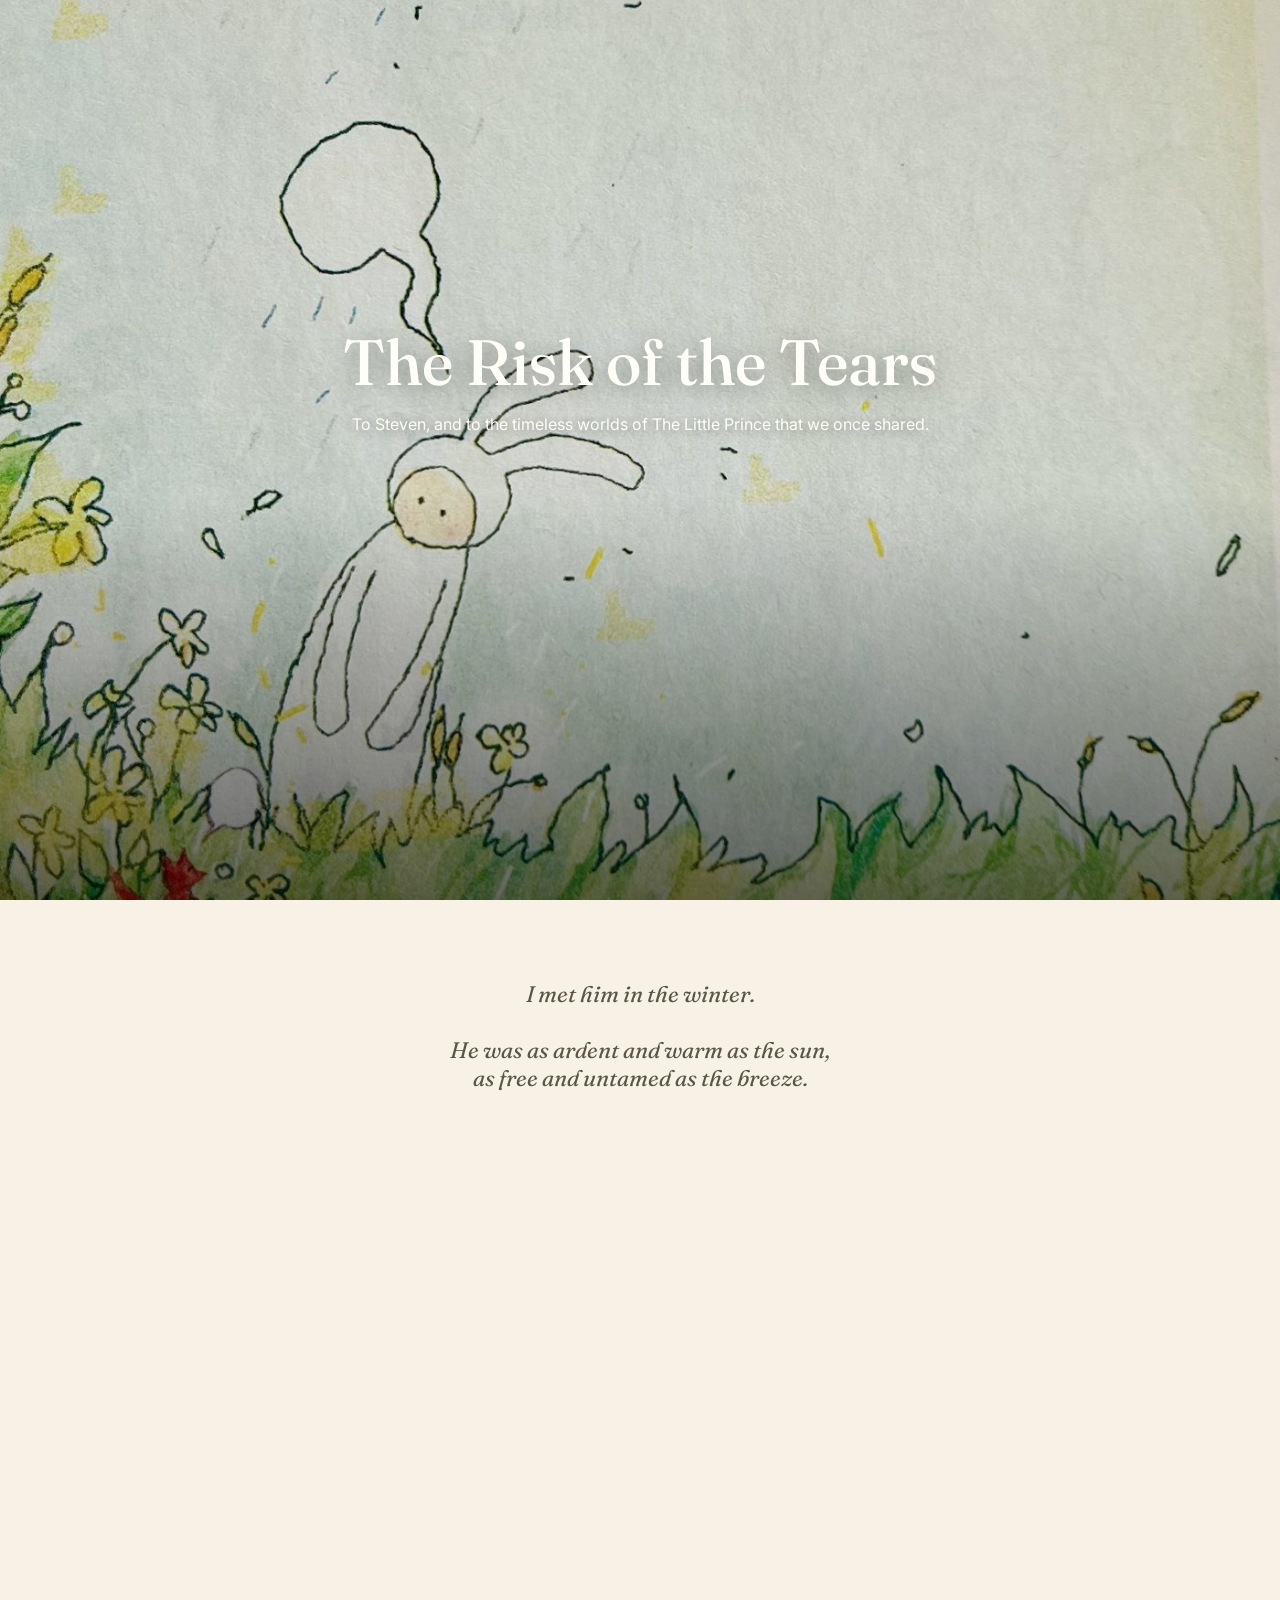
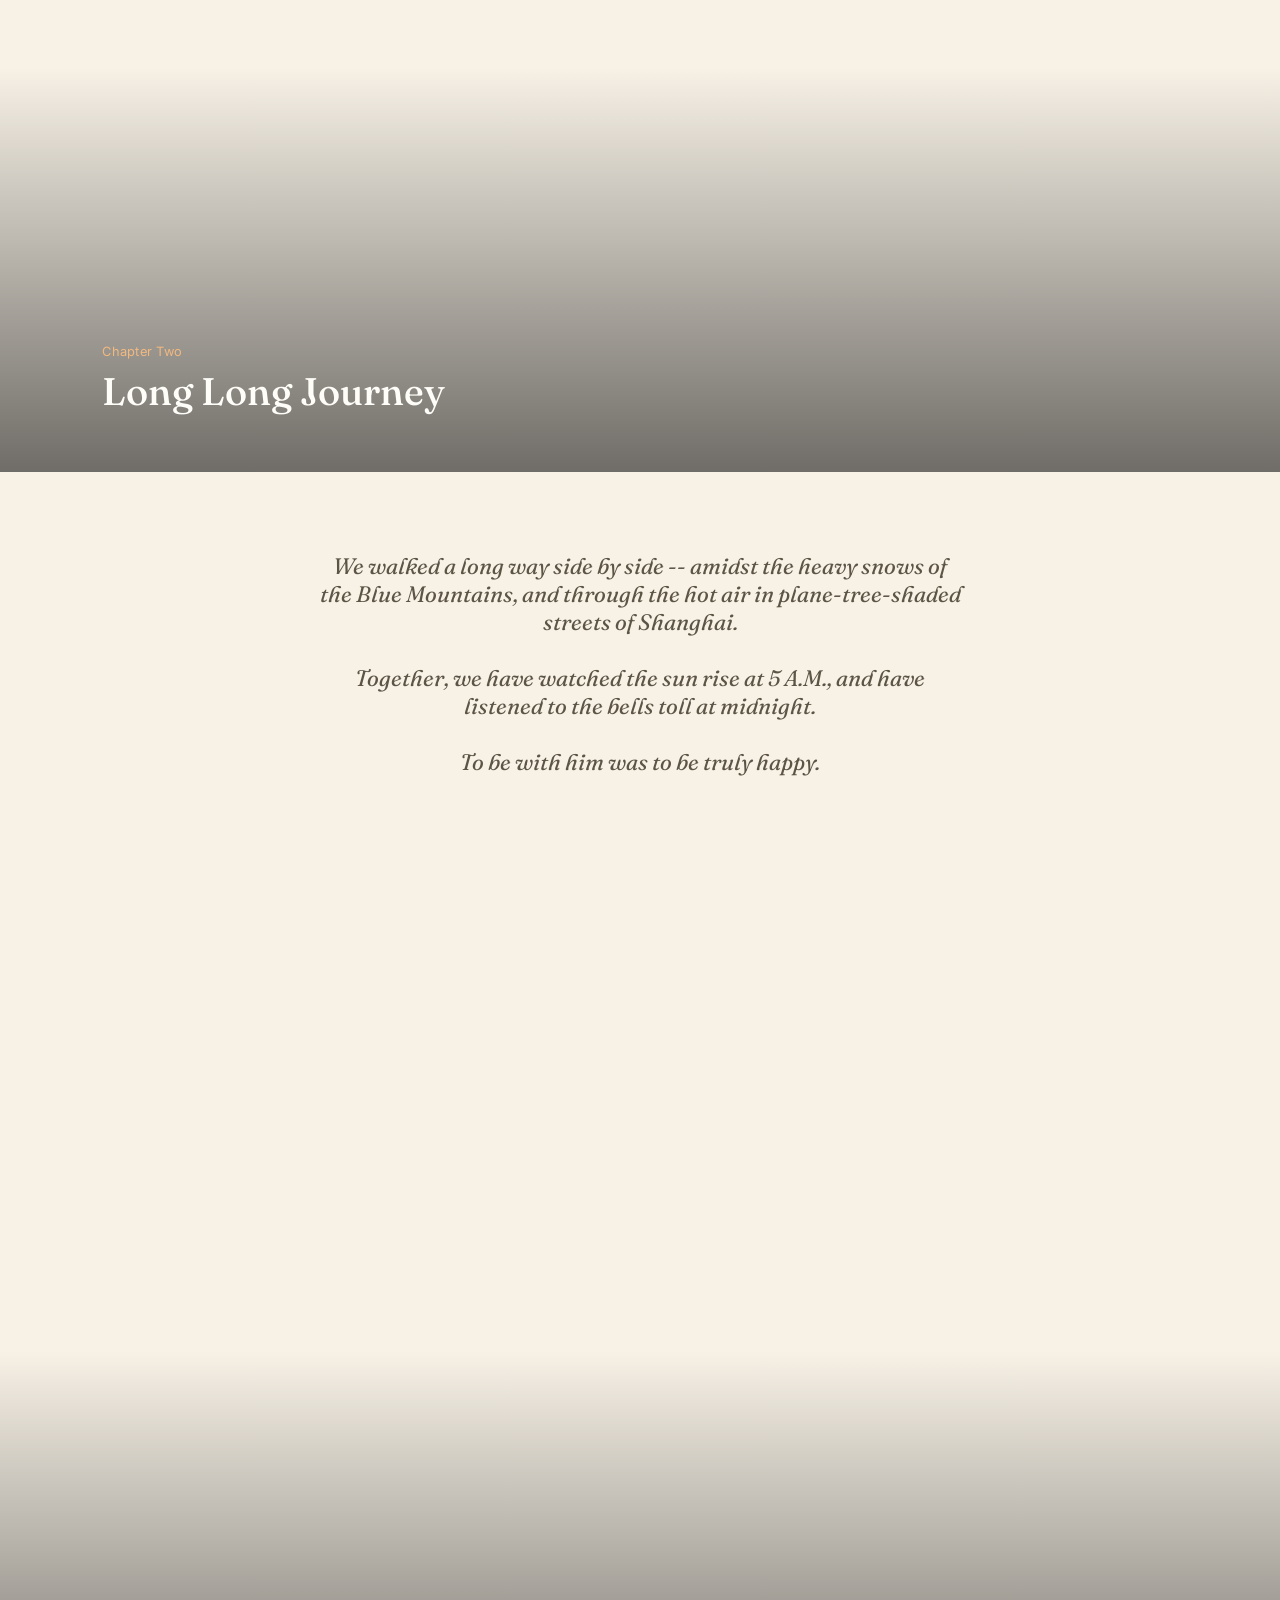
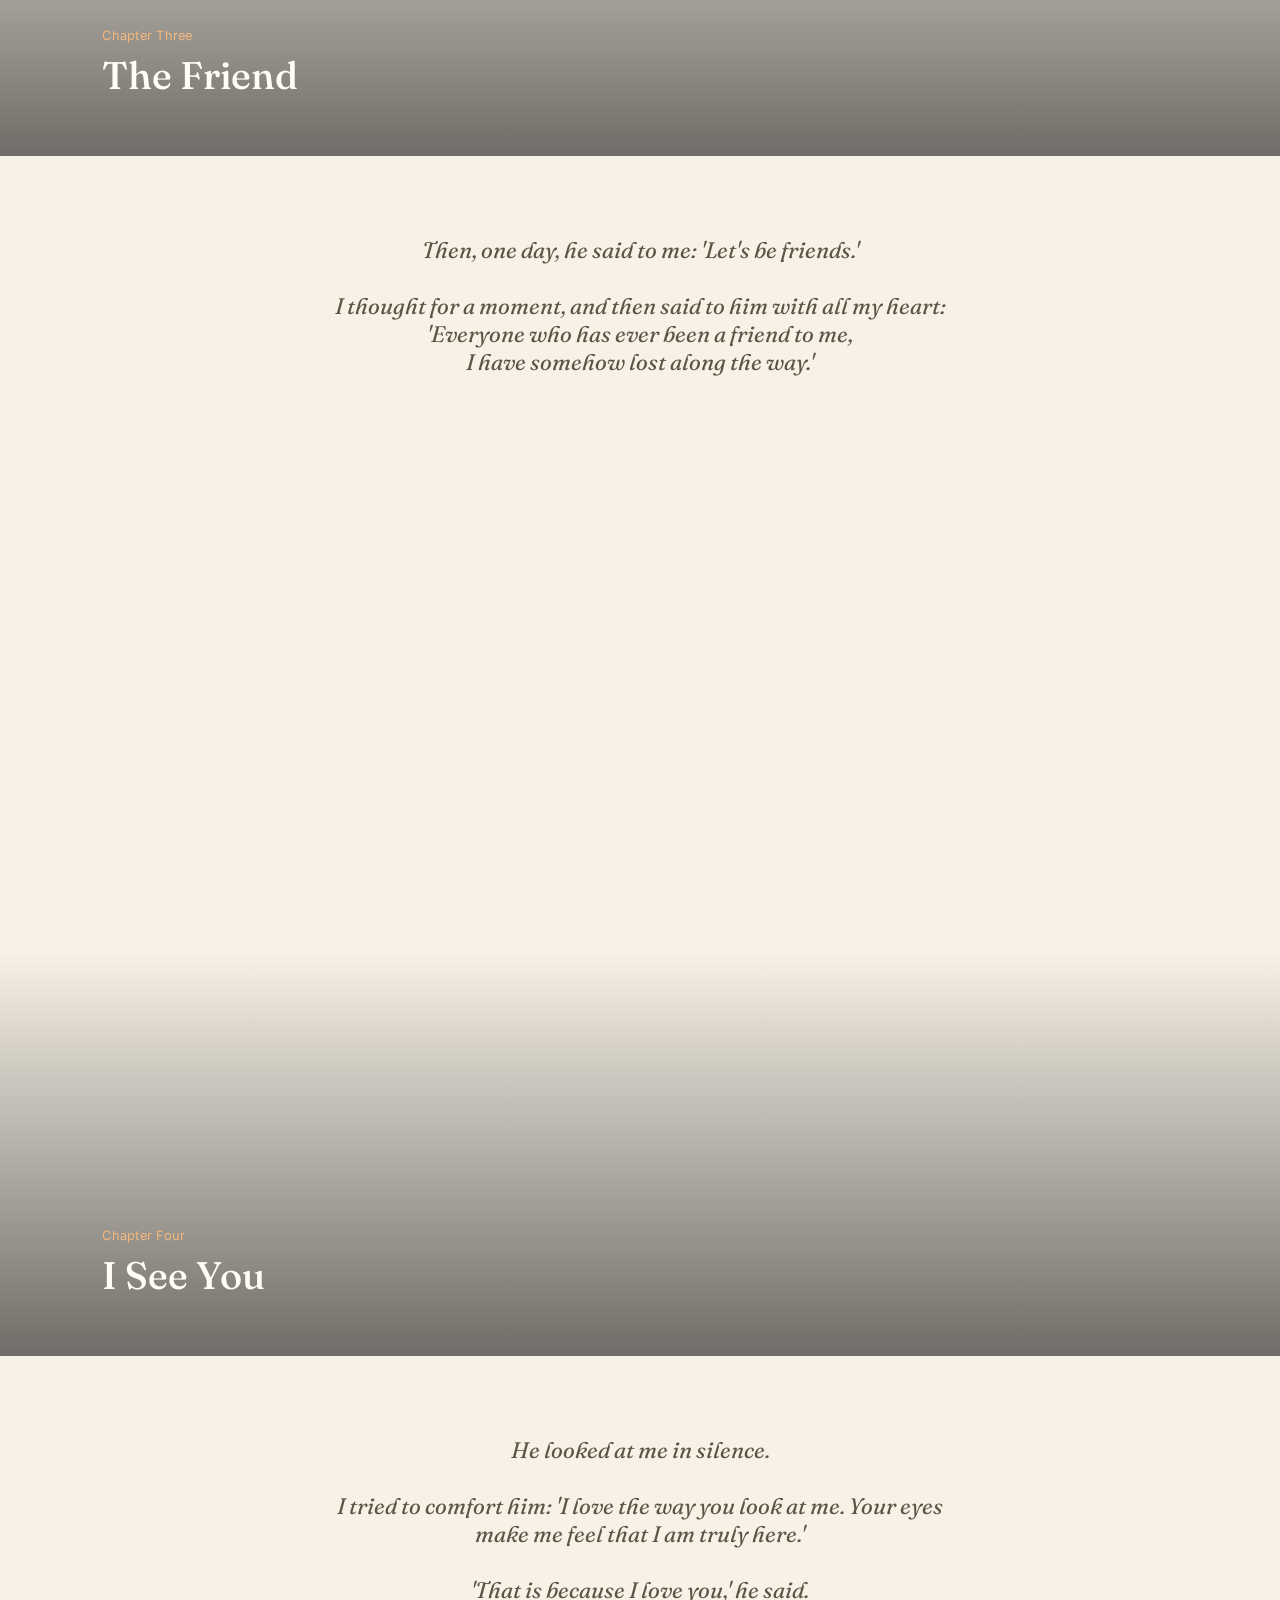
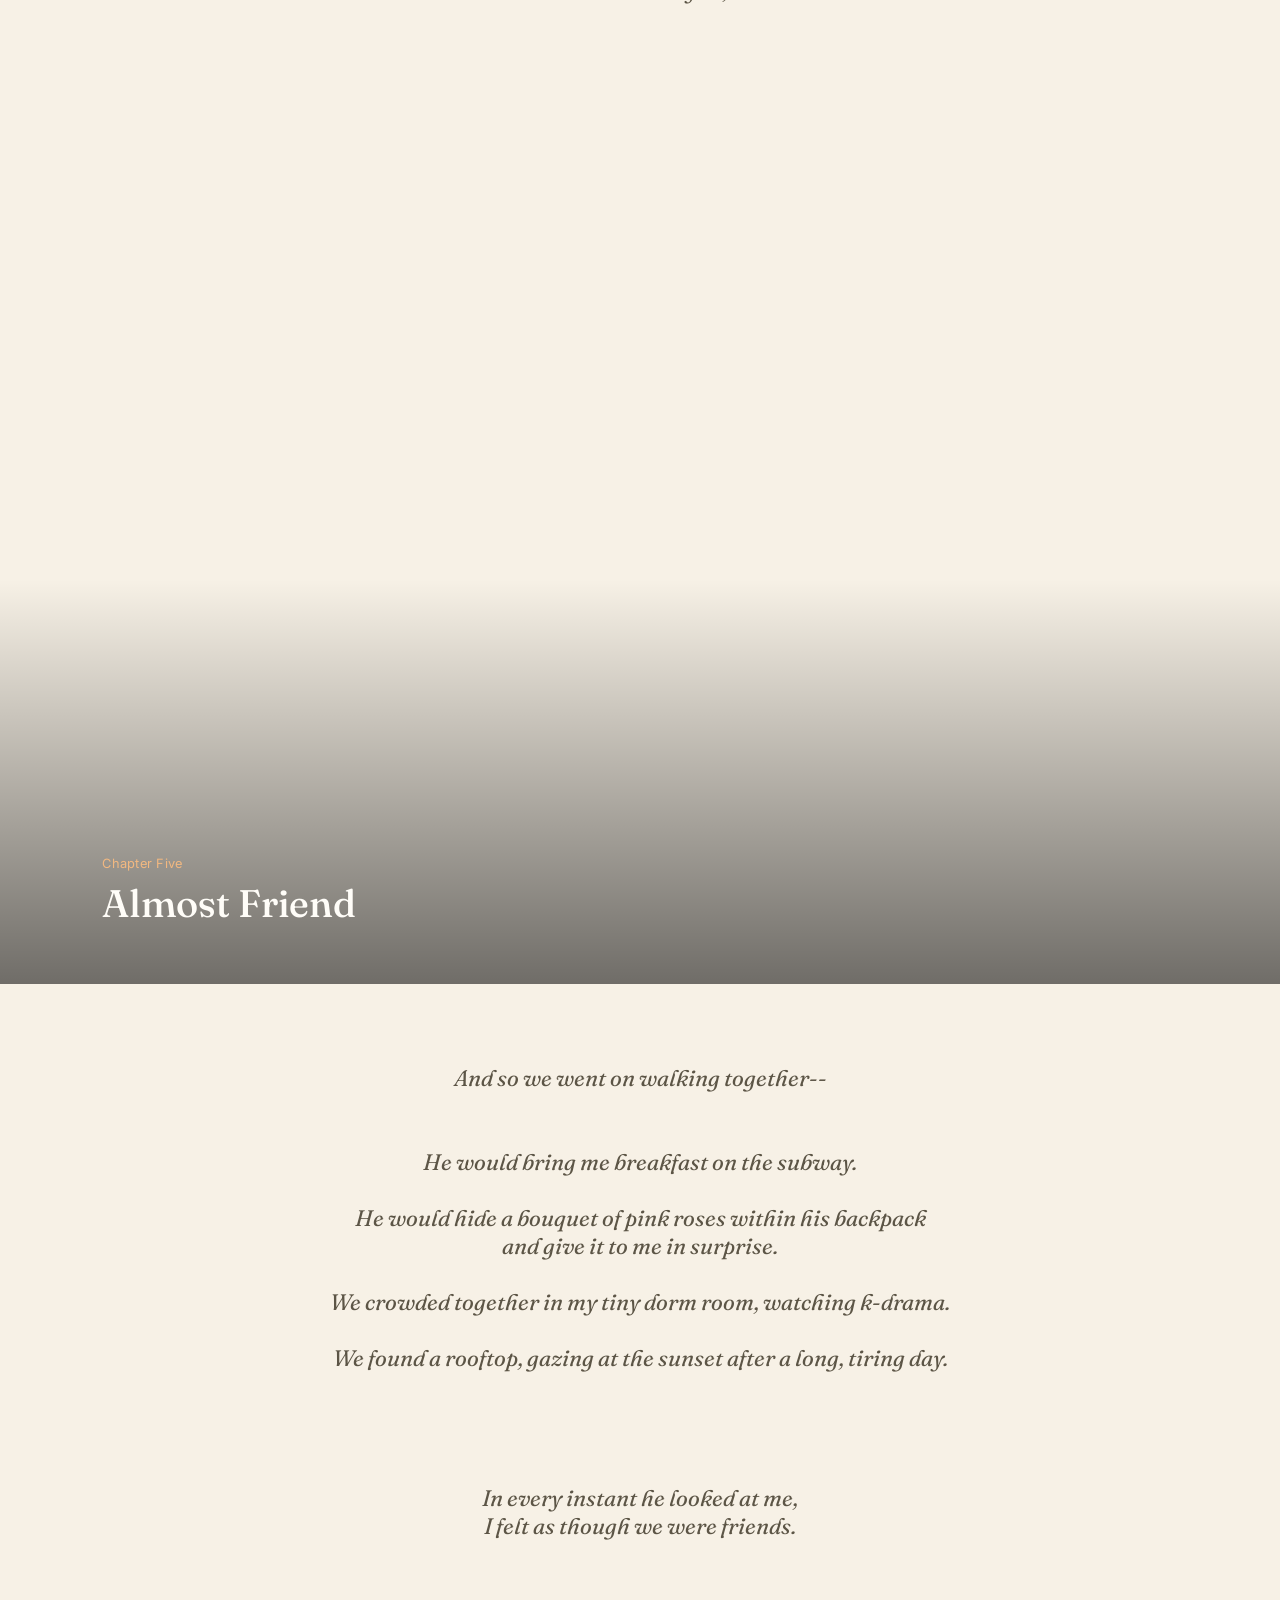
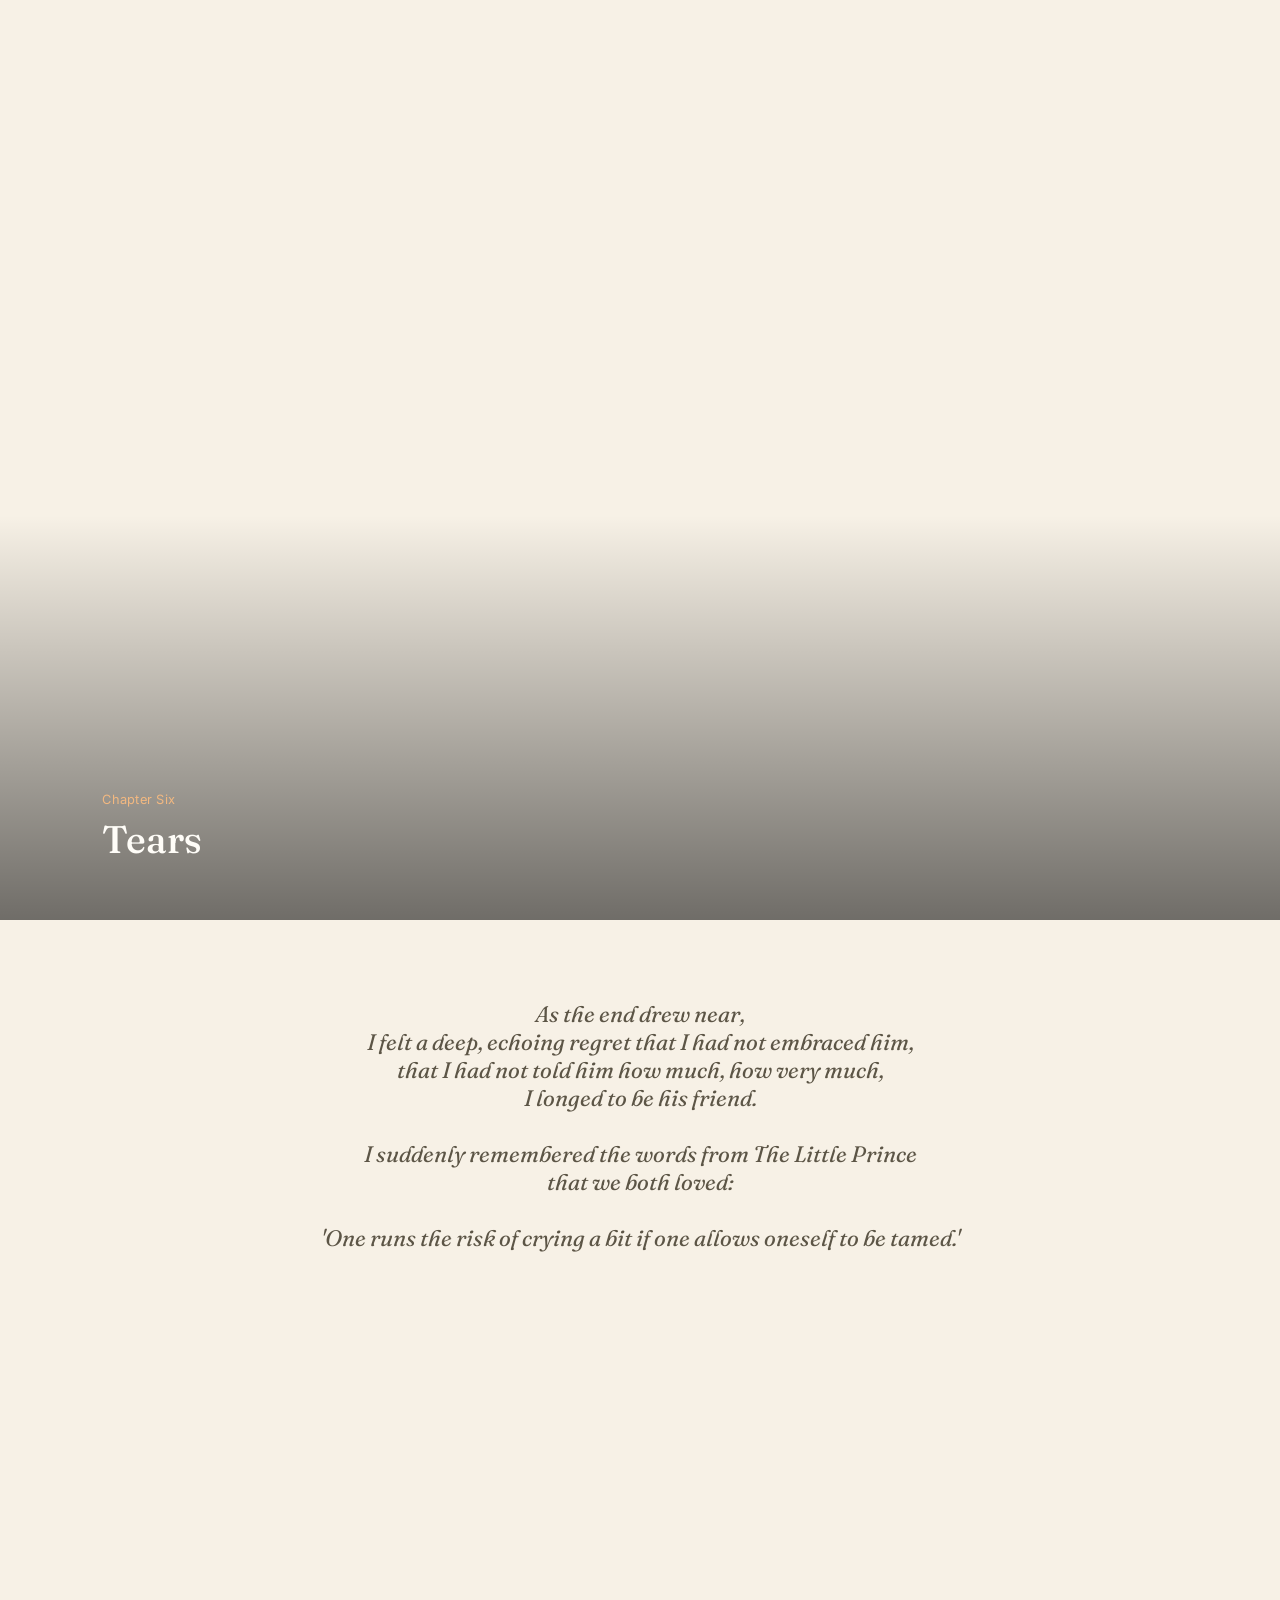
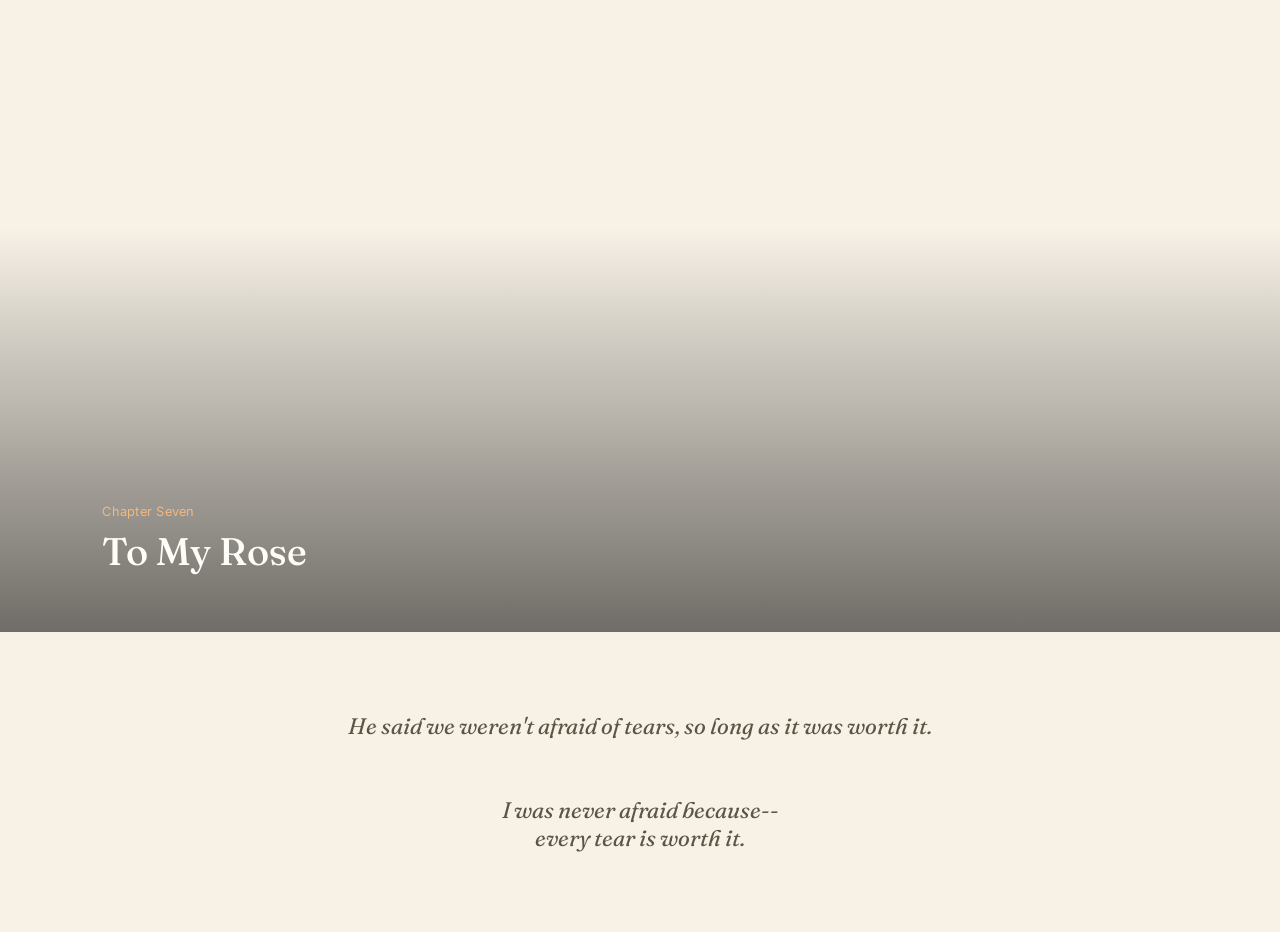
<file: Lab_1/index.html>
<!DOCTYPE html>
<head>
<meta charset="UTF-8">
<meta name="viewport" content="width=device-width, initial-scale=1.0">
<title>The Risk of the Tears</title>
<link rel="preconnect" href="https://fonts.googleapis.com">
<link rel="preconnect" href="https://fonts.gstatic.com" crossorigin>
<link href="https://fonts.googleapis.com/css2?family=Fraunces:ital,wght@0,300;0,500;0,600;1,400&family=Inter:wght@400;500&display=swap" rel="stylesheet">
<link rel="stylesheet" href="css/style.css">
</head>
<body>

  <!-- CHAPTER 1 -->
  <div class="section-1">
    <div class="caption">
      <span class="caption-text">The Risk of the Tears</span>
      <span class="caption-sub">To Steven, and to the timeless worlds of The Little Prince that we once shared.</span>
    </div>
  </div>
  <div class="section-text">
    <p>I met him in the winter. <br><br>He was as ardent and warm as the sun, <br>as free and untamed as the breeze.</p>
  </div>

  <!-- CHAPTER 2 -->
  <div class="section-2">
    <div class="section-body">
      <div class="chapter-label">Chapter Two</div>
      <h2>Long Long Journey</h2>
    </div>
  </div>
  <div class="section-text">
    <p>We walked a long way side by side -- amidst the heavy snows of the Blue Mountains, and through the hot air in plane-tree-shaded streets of Shanghai. <br><br>Together, we have watched the sun rise at 5 A.M., and have listened to the bells toll at midnight.<br><br> To be with him was to be truly happy.</p>
  </div>

  <!-- CHAPTER 3 -->
  <div class="section-3">
    <div class="section-body">
      <div class="chapter-label">Chapter Three</div>
      <h2>The Friend</h2>
    </div>
  </div>
  <div class="section-text">
    <p>Then, one day, he said to me: 'Let's be friends.'<br><br>I thought for a moment, and then said to him with all my heart: 'Everyone who has ever been a friend to me, <br>I have somehow lost along the way.'</p>
  </div>

  <!-- CHAPTER 4 -->
  <div class="section-4">
    <div class="section-body">
      <div class="chapter-label">Chapter Four</div>
      <h2>I See You</h2>
    </div>
  </div>
  <div class="section-text">
    <p>He looked at me in silence. <br><br>I tried to comfort him: 'I love the way you look at me. Your eyes make me feel that I am truly here.' <br><br>'That is because I love you,' he said.</p>
  </div>

  <!-- CHAPTER 5 -->
  <div class="section-5">
    <div class="section-body">
      <div class="chapter-label">Chapter Five</div>
      <h2>Almost Friend</h2>
    </div>
  </div>
  <div class="section-text">
    <p>And so we went on walking together-- <br><br><br>He would bring me breakfast on the subway. <br><br>He would hide a bouquet of pink roses within his backpack <br>and give it to me in surprise. <br><br> We crowded together in my tiny dorm room, watching k-drama.<br><br>We found a rooftop, gazing at the sunset after a long, tiring day. <br><br><br><br><br>In every instant he looked at me, <br>I felt as though we were friends.</p>
  </div>

  <!-- CHAPTER 6 -->
  <div class="section-6">
    <div class="section-body">
      <div class="chapter-label">Chapter Six</div>
      <h2>Tears</h2>
    </div>
  </div>
  <div class="section-text">
    <p>As the end drew near, <br>I felt a deep, echoing regret that I had not embraced him, <br>that I had not told him how much, how very much, <br>I longed to be his friend. <br><br>I suddenly remembered the words from The Little Prince <br>that we both loved: <br><br>'One runs the risk of crying a bit if one allows oneself to be tamed.'</p>
  </div>

  <!-- CHAPTER 7 -->
  <div class="section-7">
    <div class="section-body">
      <div class="chapter-label">Chapter Seven</div>
      <h2>To My Rose</h2>
    </div>
  </div>
  <div class="section-text">
    <p>He said we weren't afraid of tears, so long as it was worth it. <br><br><br>I was never afraid because-- <br>every tear is worth it.</p>
  </div>


</body>
</html>
</file>
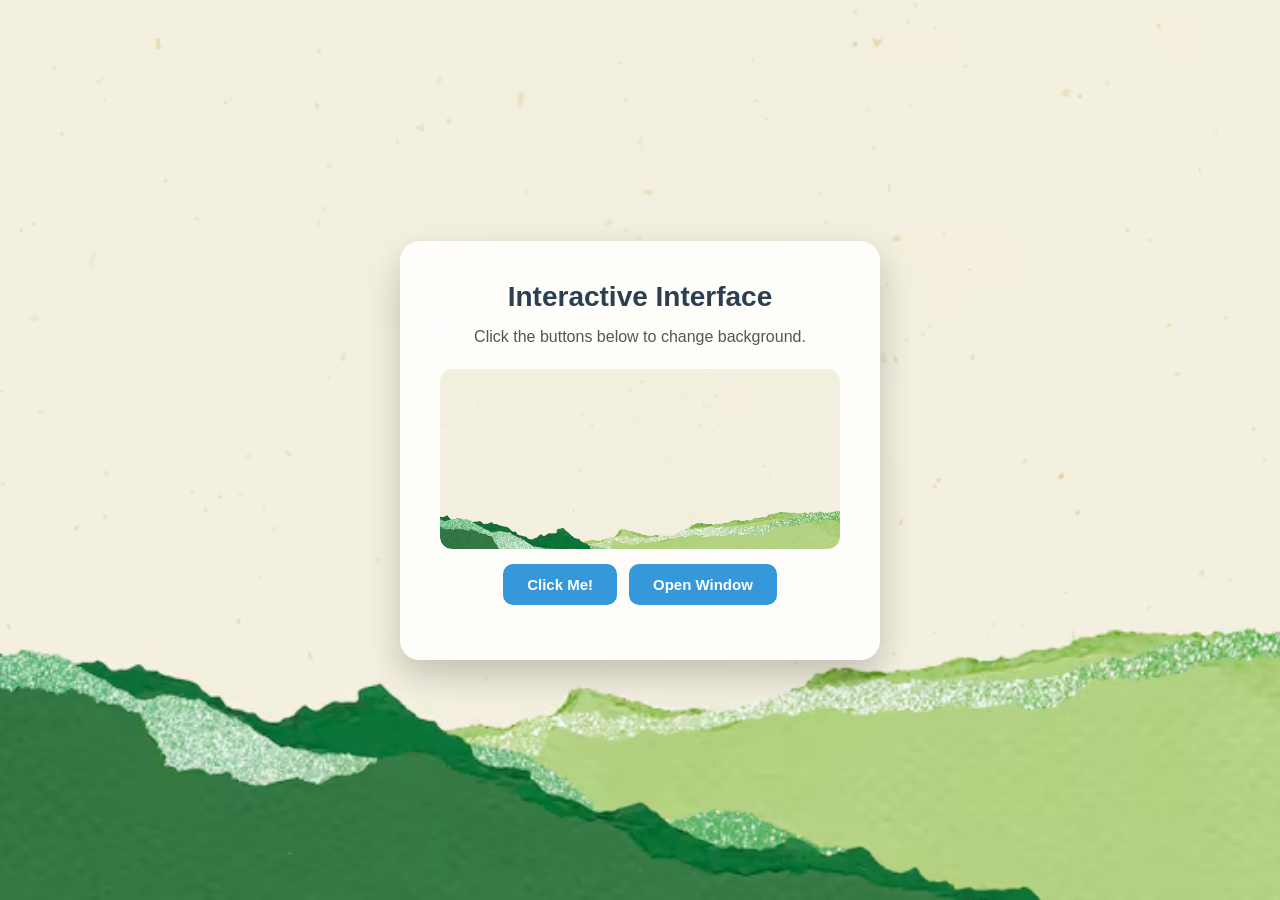
<file: Lab_2/index.html>
<!DOCTYPE html>
<html lang="en">
<head>
    <title>Lab 2 - Interactive Page</title>
    <link rel="stylesheet" href="css/style.css">
</head>
<body>

    <div class="card" id="box">
        <h1 id="title">Interactive Interface</h1>
        <p id="description">Click the buttons below to change background.</p>

        <!-- Bg Image -->
        <div class="img-container">
            <img id="toChange" src="image/bg.avif" alt="Display Image">
        </div>

        <div class="btn-group">
            <button onclick="changePage()">Click Me!</button>
            <button onclick="openPopupWindow()">Open Window</button>
        </div>

        <p id="result"></p>
    </div>

    <!-- JS -->
    <script src="js/script.js"></script>
</body>
</html>
</file>
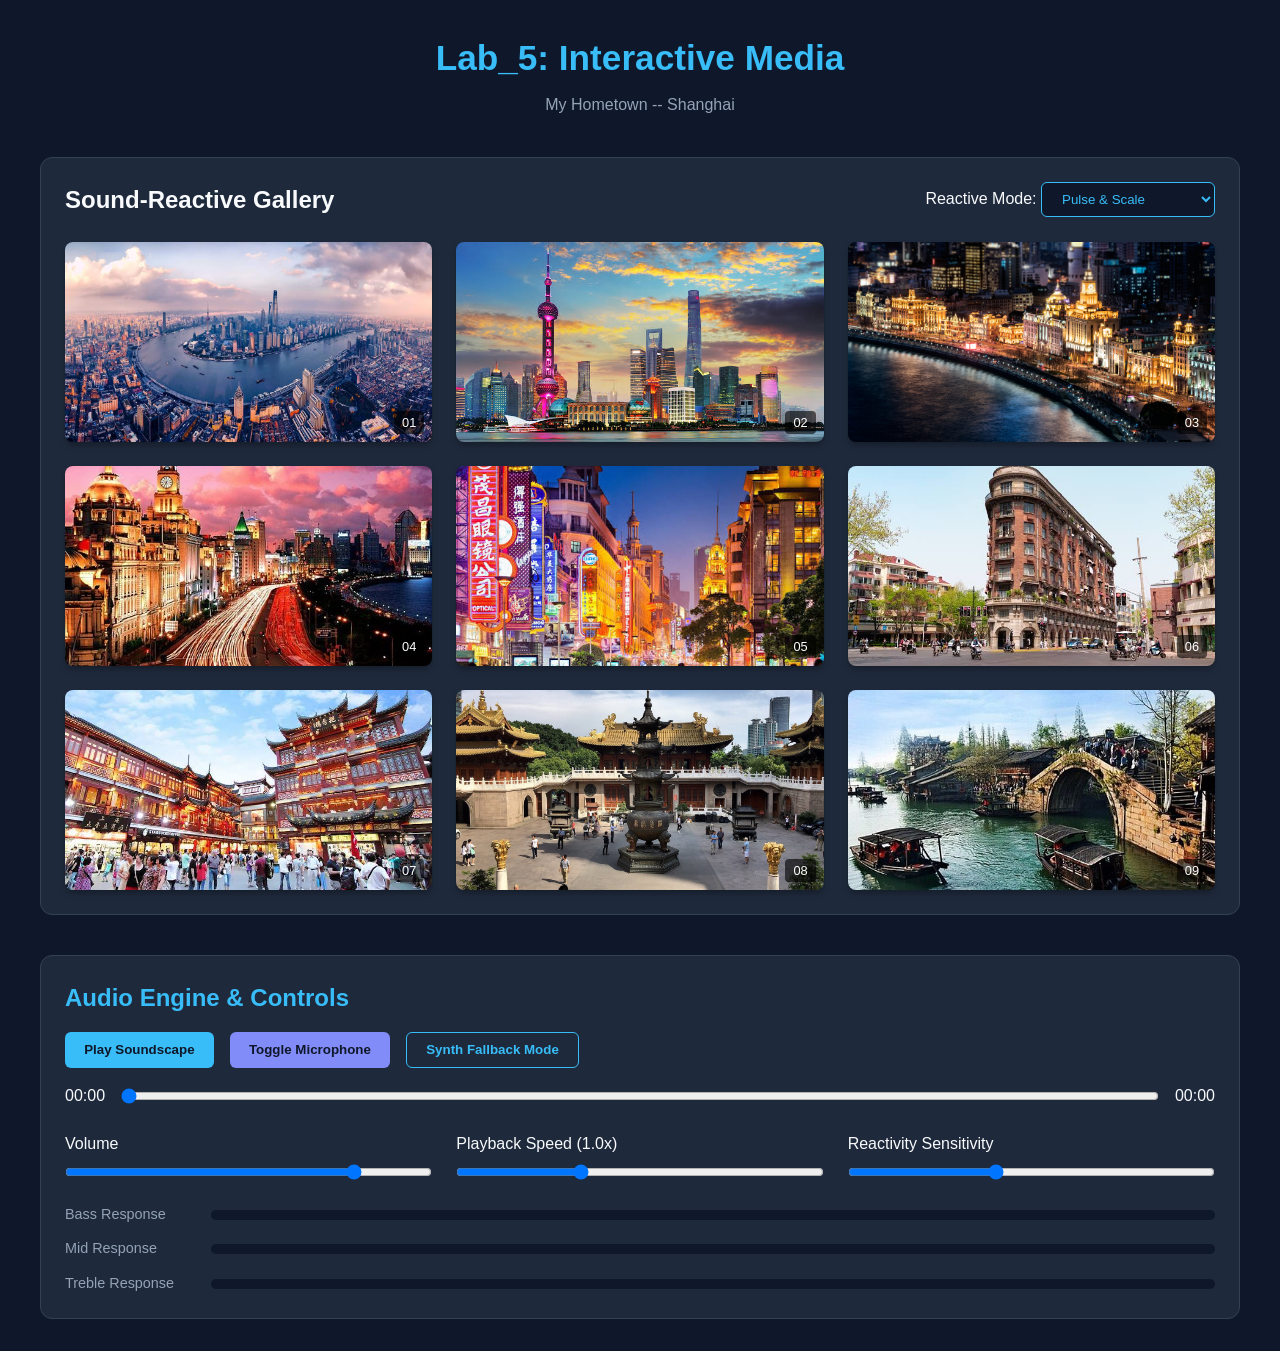
<file: Lab_5/index.html>
<!DOCTYPE html>
<html lang="en">
<head>
    <meta charset="UTF-8">
    <meta name="viewport" content="width=device-width, initial-scale=1.0">
    <title>Lab_5 - Sound-Reactive Media Gallery</title>
    <link rel="stylesheet" href="css/style.css">
</head>
<body>
    <header class="app-header">
        <h1>Lab_5: Interactive Media</h1>
        <p>My Hometown -- Shanghai</p>
    </header>

    <main class="container">
        <!-- 9-Image Reactive Gallery Grid -->
        <section class="gallery-section">
            <div class="gallery-header">
                <h2>Sound-Reactive Gallery</h2>
                <div class="fx-selector">
                    <label for="fxMode">Reactive Mode: </label>
                    <select id="fxMode">
                        <option value="pulse">Pulse & Scale</option>
                        <option value="hue">Chromatic Hue Shift</option>
                        <option value="glow">Glow & Depth</option>
                        <option value="glitch">Glitch & Tilt</option>
                    </select>
                </div>
            </div>

            <div class="image-grid" id="imageGrid">
                <!-- 9 Images matching folder setup: 1.jpg to 9.jpg / jpeg / webp -->
                <div class="card"><img src="image/1.jpg" alt="Media 1" class="reactive-img"><div class="badge">01</div></div>
                <div class="card"><img src="image/2.jpeg" alt="Media 2" class="reactive-img"><div class="badge">02</div></div>
                <div class="card"><img src="image/3.webp" alt="Media 3" class="reactive-img"><div class="badge">03</div></div>
                <div class="card"><img src="image/4.jpg" alt="Media 4" class="reactive-img"><div class="badge">04</div></div>
                <div class="card"><img src="image/5.jpeg" alt="Media 5" class="reactive-img"><div class="badge">05</div></div>
                <div class="card"><img src="image/6.jpeg" alt="Media 6" class="reactive-img"><div class="badge">06</div></div>
                <div class="card"><img src="image/7.jpeg" alt="Media 7" class="reactive-img"><div class="badge">07</div></div>
                <div class="card"><img src="image/8.jpg" alt="Media 8" class="reactive-img"><div class="badge">08</div></div>
                <div class="card"><img src="image/9.jpg" alt="Media 9" class="reactive-img"><div class="badge">09</div></div>
            </div>
        </section>

        <!-- Media Controls & Audio Analyzer Dashboard -->
        <section class="controls-section">
            <h2>Audio Engine & Controls</h2>
            
            <div class="player-controls">
                <!-- HTML5 Audio Element -->
                <audio id="audioPlayer" src="audio/Soundscape.mp3" preload="auto"></audio>
                
                <div class="button-group">
                    <button id="playBtn" class="btn primary">Play Soundscape</button>
                    <button id="micBtn" class="btn secondary">Toggle Microphone</button>
                    <button id="synthBtn" class="btn outline">Synth Fallback Mode</button>
                </div>

                <div class="track-info">
                    <span id="currentTime">00:00</span>
                    <input type="range" id="seekBar" value="0" min="0" step="0.1">
                    <span id="duration">00:00</span>
                </div>

                <div class="sliders-grid">
                    <div class="control-group">
                        <label for="volumeSlider">Volume</label>
                        <input type="range" id="volumeSlider" min="0" max="1" step="0.01" value="0.8">
                    </div>
                    <div class="control-group">
                        <label for="rateSlider">Playback Speed (<span id="rateVal">1.0x</span>)</label>
                        <input type="range" id="rateSlider" min="0.5" max="2.0" step="0.1" value="1.0">
                    </div>
                    <div class="control-group">
                        <label for="sensitivitySlider">Reactivity Sensitivity</label>
                        <input type="range" id="sensitivitySlider" min="0.5" max="3.0" step="0.1" value="1.5">
                    </div>
                </div>
            </div>

            <div class="audio-metrics">
                <div class="metric-bar">
                    <span>Bass Response</span>
                    <div class="progress"><div id="bassBar" class="fill"></div></div>
                </div>
                <div class="metric-bar">
                    <span>Mid Response</span>
                    <div class="progress"><div id="midBar" class="fill"></div></div>
                </div>
                <div class="metric-bar">
                    <span>Treble Response</span>
                    <div class="progress"><div id="trebleBar" class="fill"></div></div>
                </div>
            </div>
        </section>
    </main>

    <script src="js/script.js"></script>
</body>
</html>
</file>
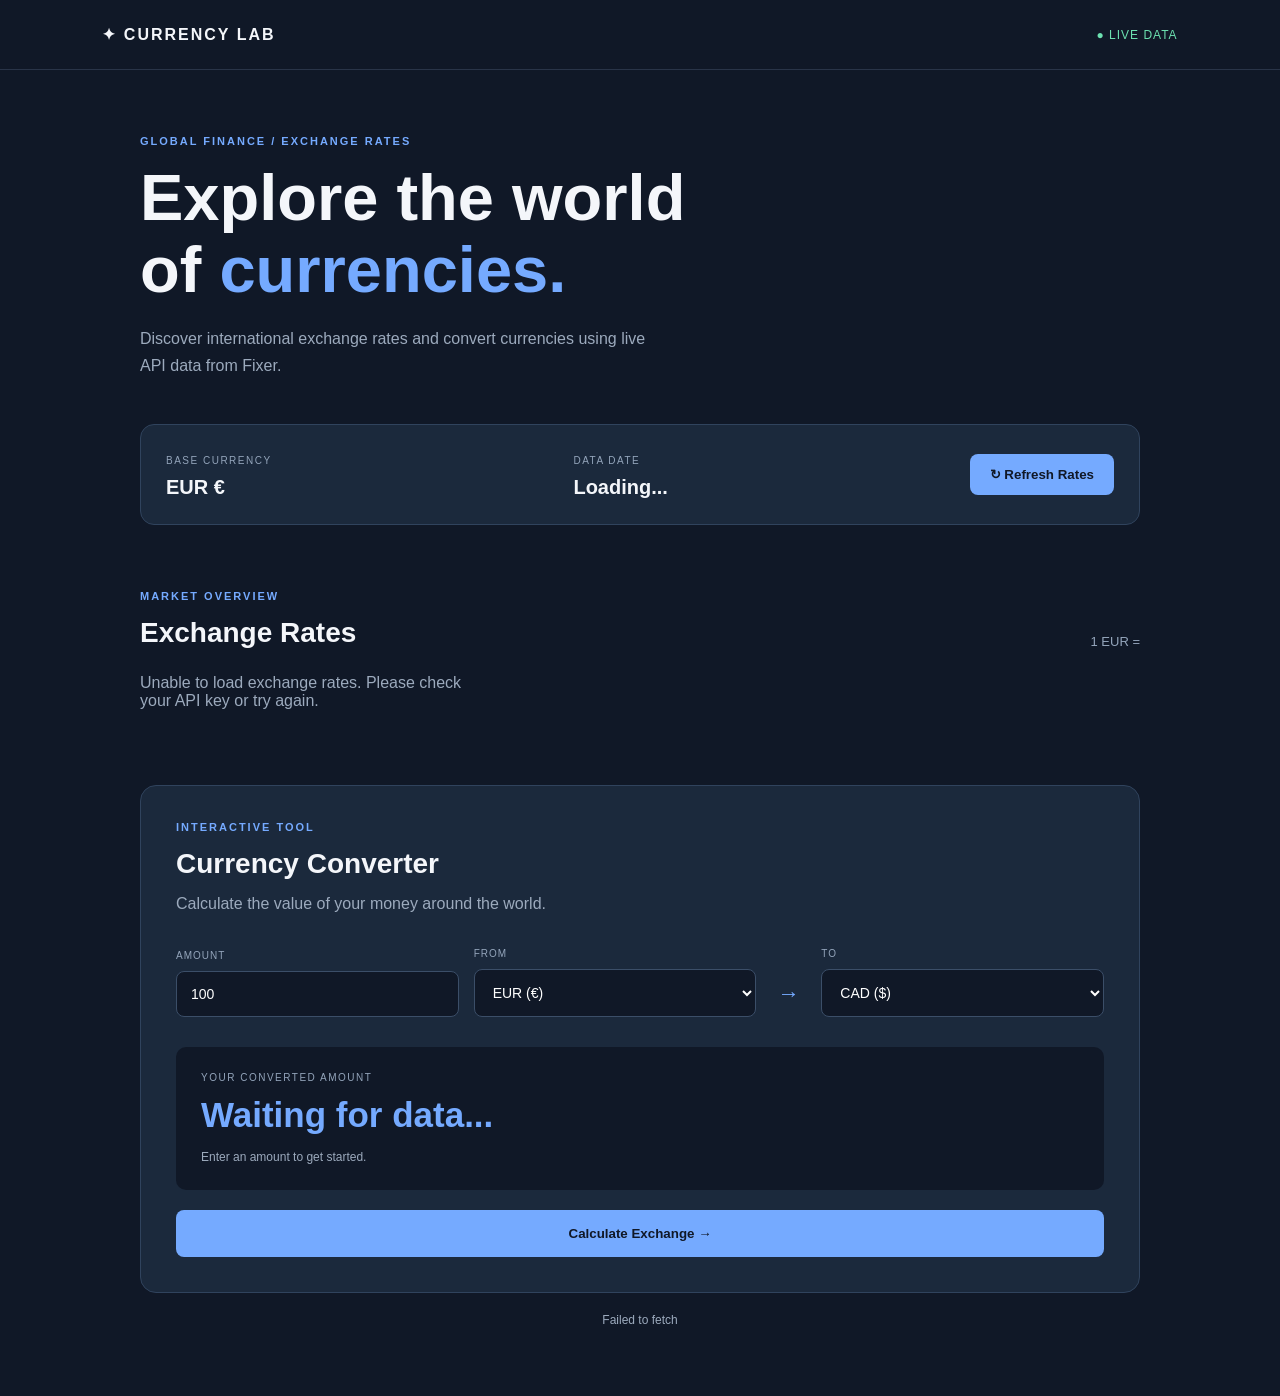
<file: Lab_6/index.html>
<!DOCTYPE html>
<head>
    <title>Live Currency Explorer</title>
    <link rel="stylesheet" href="css/style.css">
</head>

<body>

    <header>
        <div class="logo">✦ CURRENCY LAB</div>
        <span class="live-indicator">● LIVE DATA</span>
    </header>

    <main class="container">

        <section class="hero">
            <p class="eyebrow">GLOBAL FINANCE / EXCHANGE RATES</p>
            <h1>Explore the world<br>of <span>currencies.</span></h1>
            <p class="subtitle">
                Discover international exchange rates
                and convert currencies using live API data from Fixer.
            </p>
        </section>

        <section class="info-bar">
            <div>
                <span class="small-label">BASE CURRENCY</span>
                <h2>EUR €</h2>
            </div>

            <div>
                <span class="small-label">DATA DATE</span>
                <h2 id="data-date">Loading...</h2>
            </div>

            <button id="refresh-btn">↻ Refresh Rates</button>
        </section>

        <section class="rates-section">
            <div class="section-heading">
                <div>
                    <p class="eyebrow">MARKET OVERVIEW</p>
                    <h2>Exchange Rates</h2>
                </div>
                <span class="unit-label">1 EUR =</span>
            </div>

            <div id="rates-container" class="rates-grid">
                <p class="loading">Fetching exchange rates...</p>
            </div>
        </section>

        <section class="converter">
            <p class="eyebrow">INTERACTIVE TOOL</p>
            <h2>Currency Converter</h2>
            <p class="subtitle">
                Calculate the value of your money around the world.
            </p>

            <div class="converter-fields">

                <div class="field">
                    <label for="amount">AMOUNT</label>
                    <input
                        type="number"
                        id="amount"
                        value="100"
                        min="0"
                        step="any"
                    >
                </div>

                <div class="field">
                    <label for="from-currency">FROM</label>
                    <select id="from-currency">
                        <option value="EUR">EUR (€)</option>
                        <option value="CAD">CAD ($)</option>
                        <option value="USD">USD ($)</option>
                        <option value="GBP">GBP (£)</option>
                        <option value="JPY">JPY (¥)</option>
                        <option value="CNY">CNY (¥)</option>
                    </select>
                </div>

                <div class="swap-icon">→</div>

                <div class="field">
                    <label for="to-currency">TO</label>
                    <select id="to-currency">
                        <option value="CAD">CAD ($)</option>
                        <option value="EUR">EUR (€)</option>
                        <option value="USD">USD ($)</option>
                        <option value="GBP">GBP (£)</option>
                        <option value="JPY">JPY (¥)</option>
                        <option value="CNY">CNY (¥)</option>
                    </select>
                </div>

            </div>

            <div class="result-box">
                <p>YOUR CONVERTED AMOUNT</p>
                <h2 id="result">Waiting for data...</h2>
                <span id="conversion-detail">
                    Enter an amount to get started.
                </span>
            </div>

            <button id="convert-btn" class="convert-button">
                Calculate Exchange →
            </button>
        </section>

        <p id="status" class="status" aria-live="polite"></p>

    </main>

    <script src="js/script.js"></script>
</body>
</html>
</file>
<file: Lab_1/css/style.css>
/* ==================================================================
   RESET
   ================================================================== */
* { margin: 0; padding: 0; box-sizing: border-box; }

html, body {
    height: 100%;
    font-family: 'Inter', -apple-system, sans-serif;
    color: #3a3428;
    background: #f7f1e6;
}

/* ==================================================================
    PARALLAX SROLL
   ================================================================== */
.section-1, .section-2, .section-3, .section-4,
.section-5, .section-6, .section-7 {
    height: 100vh;
    background-position: center;
    background-repeat: no-repeat;
    background-size: cover;
    background-attachment: fixed;

    position: relative;
    display: flex;
    align-items: flex-end;
}


.section-1 { background-image: url(../image/IMG_3555.jpg); }
.section-2 { background-image: url(../image/IMG_3556.jpg); }
.section-3 { background-image: url(../image/IMG_3557.jpg); }
.section-4 { background-image: url(../image/IMG_3558.jpg); }
.section-5 { background-image: url(../image/IMG_3559.jpg); }
.section-6 { background-image: url(../image/IMG_3560.jpg); }
.section-7 { background-image: url(../image/IMG_3561.jpg); }


.section-1::before, .section-2::before, .section-3::before,
.section-4::before, .section-5::before, .section-6::before,
.section-7::before {
    content: "";
    position: absolute;
    inset: 0;
    background: linear-gradient(180deg, rgba(0,0,0,0) 55%, rgba(0,0,0,0.55) 100%);
}

/* ==================================================================
   TITLE CAPTION 
   ================================================================== */
.caption {
    position: absolute;
    top: 42%;
    left: 50%;
    transform: translate(-50%, -50%);
    width: 100%;
    text-align: center;
    z-index: 2;
}

.caption-text {
    font-family: 'Fraunces', Georgia, serif;
    font-weight: 500;
    font-size: clamp(2.2rem, 6vw, 4rem);
    color: #fffdf8;
    text-shadow: 0 4px 24px rgba(0,0,0,0.35);
}

.caption-sub {
    display: block;
    margin-top: 0.8rem;
    font-family: 'Inter', sans-serif;
    font-size: 1rem;
    color: #fffdf8;
    text-shadow: 0 2px 12px rgba(0,0,0,0.35);
}

/* ==================================================================
   PER-SECTION CHAPTER LABEL + LINE
   ================================================================== */
.section-body {
    position: relative;
    z-index: 2;
    padding: 3rem 8vw;
    max-width: 620px;
}

.chapter-label {
    font-family: 'Inter', sans-serif;
    font-size: 0.8rem;
    letter-spacing: 0.02em;
    color: #f2b880;
    margin-bottom: 0.6rem;
}

.section-body h2 {
    font-family: 'Fraunces', Georgia, serif;
    font-weight: 500;
    font-size: clamp(1.6rem, 3.4vw, 2.4rem);
    color: #fffdf8;
    line-height: 1.2;
    margin-bottom: 0.6rem;
}

/* ==================================================================
   SECTION TEXT
   ================================================================== */
.section-text {
    padding: 5rem 10vw;
    background: #f7f1e6;
    position: relative;
    z-index: 3;
}

.section-text p {
    font-family: 'Fraunces', Georgia, serif;
    font-style: italic;
    font-size: clamp(1.1rem, 2vw, 1.4rem);
    max-width: 46ch;
    color: #5c5546;
    margin: 0 auto;
    text-align: center;
}


/* ==================================================================
   FLEXIBILITY 
   ================================================================== */
@media (max-width: 768px) {
    .section-1, .section-2, .section-3, .section-4,
    .section-5, .section-6, .section-7 {
        background-attachment: scroll;
    }
}

@media (prefers-reduced-motion: reduce) {
    .section-1, .section-2, .section-3, .section-4,
    .section-5, .section-6, .section-7 {
        background-attachment: scroll;
    }
}
</file>
<file: Lab_2/css/style.css>
* {
    margin: 0;
    padding: 0;
    box-sizing: border-box;
}

body {
    font-family: -apple-system, BlinkMacSystemFont, "Segoe UI", Roboto, Helvetica, Arial, sans-serif;
    min-height: 100vh;
    display: flex;
    justify-content: center;
    align-items: center;

    /* Full Screen Background image */
    background-image: url('../image/bg.avif');
    background-size: cover;
    background-position: center;
    background-repeat: no-repeat;
    transition: background-image 0.5s ease;
}

/* Card Container */
.card {
    background: rgba(255, 255, 255, 0.85);
    backdrop-filter: blur(12px);
    padding: 40px;
    border-radius: 20px;
    box-shadow: 0 15px 35px rgba(0, 0, 0, 0.2);
    text-align: center;
    max-width: 480px;
    width: 90%;
    transition: all 0.4s ease;
}

#title {
    font-size: 28px;
    color: #2c3e50;
    margin-bottom: 12px;
}

#description {
    font-size: 16px;
    color: #555;
    margin-bottom: 20px;
    line-height: 1.5;
}

.img-container {
    margin: 15px 0;
    overflow: hidden;
    border-radius: 12px;
}

#toChange {
    width: 100%;
    height: 180px;
    object-fit: cover;
    border-radius: 12px;
    display: block;
}

.btn-group {
    display: flex;
    gap: 12px;
    justify-content: center;
    margin-top: 15px;
}

button {
    background-color: #3498db;
    color: #ffffff;
    border: none;
    padding: 12px 24px;
    font-size: 15px;
    font-weight: 600;
    border-radius: 10px;
    cursor: pointer;
    transition: background-color 0.2s ease, transform 0.1s ease;
}

button:hover {
    background-color: #2980b9;
    transform: translateY(-2px);
}

#result {
    margin-top: 15px;
    font-weight: bold;
    color: #2e7d32;
}
</file>
<file: Lab_5/css/style.css>
* {
    box-sizing: border-box;
    margin: 0;
    padding: 0;
}

body {
    font-family: -apple-system, BlinkMacSystemFont, 'Segoe UI', Roboto, Helvetica, Arial, sans-serif;
    background-color: #0f172a;
    color: #f8fafc;
    padding: 2rem;
    line-height: 1.5;
}

.app-header {
    text-align: center;
    margin-bottom: 2.5rem;
}

.app-header h1 {
    font-size: 2.2rem;
    color: #38bdf8;
}

.app-header p {
    color: #94a3b8;
    margin-top: 0.5rem;
}

.container {
    max-width: 1200px;
    margin: 0 auto;
    display: flex;
    flex-direction: column;
    gap: 2.5rem;
}

.gallery-section, .controls-section {
    background: #1e293b;
    border-radius: 12px;
    padding: 1.5rem;
    border: 1px solid #334155;
}

.gallery-header {
    display: flex;
    justify-content: space-between;
    align-items: center;
    margin-bottom: 1.5rem;
}

.fx-selector select {
    background: #0f172a;
    color: #38bdf8;
    border: 1px solid #38bdf8;
    padding: 0.5rem 1rem;
    border-radius: 6px;
    outline: none;
}

.image-grid {
    display: grid;
    grid-template-columns: repeat(auto-fill, minmax(280px, 1fr));
    gap: 1.5rem;
}

.card {
    position: relative;
    border-radius: 8px;
    overflow: hidden;
    background: #0f172a;
    height: 200px;
    box-shadow: 0 4px 6px -1px rgba(0, 0, 0, 0.3);
}

.reactive-img {
    width: 100%;
    height: 100%;
    object-fit: cover;
    transition: transform 0.05s ease-out, filter 0.05s ease-out;
    transform-origin: center;
}

.badge {
    position: absolute;
    bottom: 8px;
    right: 8px;
    background: rgba(0, 0, 0, 0.6);
    color: #fff;
    padding: 2px 8px;
    border-radius: 4px;
    font-size: 0.8rem;
}

.controls-section h2 {
    margin-bottom: 1rem;
    color: #38bdf8;
}

.button-group {
    display: flex;
    gap: 1rem;
    margin-bottom: 1rem;
    flex-wrap: wrap;
}

.btn {
    padding: 0.6rem 1.2rem;
    border-radius: 6px;
    border: none;
    cursor: pointer;
    font-weight: 600;
}

.btn.primary { background: #38bdf8; color: #0f172a; }
.btn.secondary { background: #818cf8; color: #0f172a; }
.btn.outline { background: transparent; border: 1px solid #38bdf8; color: #38bdf8; }

.track-info {
    display: flex;
    align-items: center;
    gap: 1rem;
    margin-bottom: 1.5rem;
}

.track-info input[type="range"] {
    flex-grow: 1;
}

.sliders-grid {
    display: grid;
    grid-template-columns: repeat(auto-fit, minmax(200px, 1fr));
    gap: 1.5rem;
    margin-bottom: 1.5rem;
}

.control-group {
    display: flex;
    flex-direction: column;
    gap: 0.5rem;
}

.audio-metrics {
    display: flex;
    flex-direction: column;
    gap: 0.8rem;
}

.metric-bar {
    display: flex;
    align-items: center;
    gap: 1rem;
}

.metric-bar span {
    width: 130px;
    font-size: 0.9rem;
    color: #94a3b8;
}

.progress {
    flex-grow: 1;
    height: 10px;
    background: #0f172a;
    border-radius: 5px;
    overflow: hidden;
}

.fill {
    height: 100%;
    width: 0%;
    background: linear-gradient(90deg, #38bdf8, #818cf8);
    transition: width 0.05s ease-out;
}
</file>
<file: Lab_6/css/style.css>
/* GENERAL SETTINGS */
* {
    margin: 0;
    padding: 0;
    box-sizing: border-box;
}

body {
    font-family: Arial, sans-serif;
    background: #101827;
    color: #f4f6fa;
    min-height: 100vh;
}

header {
    display: flex;
    justify-content: space-between;
    align-items: center;
    padding: 25px 8%;
    border-bottom: 1px solid #293448;
}

.logo {
    font-size: 16px;
    font-weight: bold;
    letter-spacing: 2px;
}

.live-indicator {
    color: #6ce0b0;
    font-size: 12px;
    letter-spacing: 1px;
}

.container {
    max-width: 1050px;
    margin: auto;
    padding: 65px 25px;
}

/* HERO SECTION */
.eyebrow {
    color: #75aaff;
    font-size: 11px;
    font-weight: bold;
    letter-spacing: 2px;
    margin-bottom: 15px;
}

.hero h1 {
    font-size: clamp(40px, 7vw, 65px);
    line-height: 1.1;
    margin-bottom: 20px;
}

.hero h1 span {
    color: #75aaff;
}

.subtitle {
    color: #9caabd;
    line-height: 1.7;
    max-width: 520px;
}

/* INFO BAR */
.info-bar {
    margin-top: 45px;
    padding: 25px;
    background: #1b293c;
    border: 1px solid #30435d;
    border-radius: 14px;
    display: flex;
    justify-content: space-between;
    align-items: center;
    gap: 20px;
    flex-wrap: wrap;
}

.small-label {
    color: #93a4ba;
    font-size: 10px;
    letter-spacing: 1.5px;
}

.info-bar h2 {
    font-size: 20px;
    margin-top: 8px;
}

button {
    border: none;
    cursor: pointer;
    font-weight: bold;
    transition: 0.25s;
}

#refresh-btn {
    background: #75aaff;
    color: #101827;
    padding: 13px 20px;
    border-radius: 8px;
}

#refresh-btn:hover,
.convert-button:hover {
    background: #a1c5ff;
    transform: translateY(-2px);
}

/* EXCHANGE RATE CARDS */
.rates-section {
    margin-top: 65px;
}

.section-heading {
    display: flex;
    justify-content: space-between;
    align-items: end;
    margin-bottom: 25px;
}

.section-heading h2,
.converter h2 {
    font-size: 28px;
}

.unit-label {
    color: #93a4ba;
    font-size: 13px;
}

.rates-grid {
    display: grid;
    grid-template-columns: repeat(3, 1fr);
    gap: 15px;
}

.rate-card {
    background: #1b293c;
    border: 1px solid #30435d;
    border-radius: 12px;
    padding: 25px;
    transition: 0.25s;
}

.rate-card:hover {
    border-color: #75aaff;
    transform: translateY(-4px);
}

.currency-name {
    color: #9caabd;
    font-size: 12px;
}

.currency-code {
    font-size: 23px;
    margin: 10px 0;
}

.rate-value {
    font-size: 20px;
    color: #75aaff;
    font-weight: bold;
}

.rate-bar {
    height: 5px;
    background: #34445a;
    border-radius: 10px;
    margin-top: 18px;
    overflow: hidden;
}

.rate-bar span {
    display: block;
    height: 100%;
    background: #75aaff;
    border-radius: 10px;
}

.loading {
    color: #9caabd;
}

/* CURRENCY CONVERTER */
.converter {
    margin-top: 75px;
    padding: 35px;
    background: #1b293c;
    border: 1px solid #30435d;
    border-radius: 16px;
}

.converter > .subtitle {
    margin-top: 10px;
    margin-bottom: 30px;
}

.converter-fields {
    display: grid;
    grid-template-columns: 1fr 1fr 35px 1fr;
    align-items: end;
    gap: 15px;
}

.field label {
    display: block;
    font-size: 10px;
    letter-spacing: 1px;
    color: #93a4ba;
    margin-bottom: 10px;
}

.field input,
.field select {
    width: 100%;
    padding: 14px;
    background: #101827;
    color: white;
    border: 1px solid #3b4e68;
    border-radius: 8px;
    font-size: 14px;
}

.swap-icon {
    text-align: center;
    color: #75aaff;
    font-size: 22px;
    padding-bottom: 10px;
}

.result-box {
    background: #101827;
    padding: 25px;
    border-radius: 10px;
    margin-top: 30px;
}

.result-box p {
    font-size: 10px;
    letter-spacing: 1.5px;
    color: #93a4ba;
}

.result-box h2 {
    color: #75aaff;
    font-size: 35px;
    margin: 12px 0;
    overflow-wrap: anywhere;
}

.result-box span {
    font-size: 12px;
    color: #9caabd;
}

.convert-button {
    background: #75aaff;
    color: #101827;
    width: 100%;
    padding: 16px;
    margin-top: 20px;
    border-radius: 8px;
}

/* STATUS AND FOOTER */
.status {
    color: #9caabd;
    font-size: 12px;
    margin-top: 20px;
    text-align: center;
    min-height: 18px;
}

footer {
    border-top: 1px solid #293448;
    padding: 30px 15px;
    text-align: center;
    color: #8291a6;
    font-size: 11px;
    line-height: 2;
}

/* MOBILE RESPONSIVENESS */
@media (max-width: 650px) {
    .rates-grid {
        grid-template-columns: repeat(2, 1fr);
    }

    .converter-fields {
        grid-template-columns: 1fr;
    }

    .swap-icon {
        transform: rotate(90deg);
        padding: 0;
    }

    .converter {
        padding: 22px;
    }

    .info-bar {
        align-items: flex-start;
    }
}
</file>
